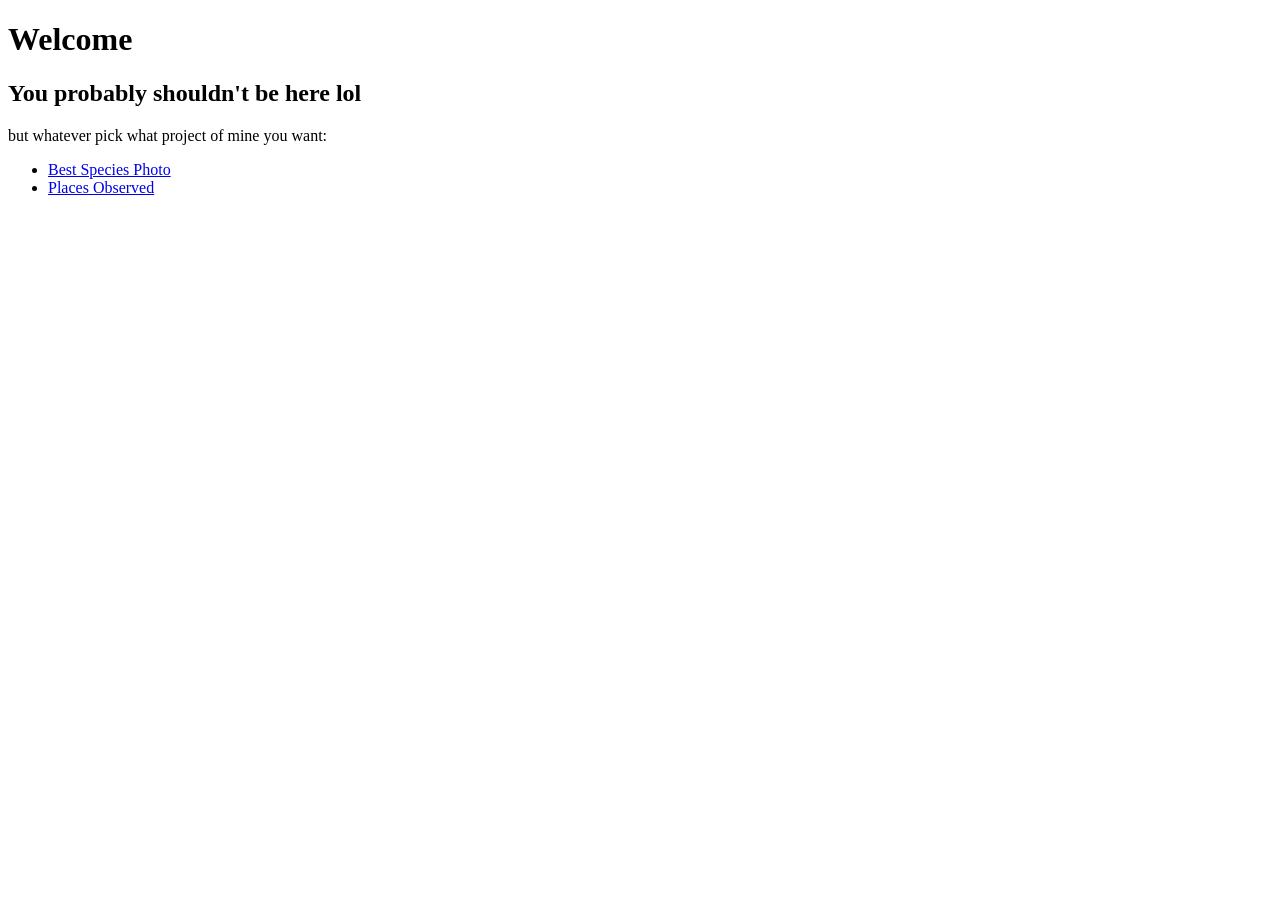
<file: index.html>
<!DOCTYPE html>
<html>
<head>
  <title>My Projects</title>
</head>
<body>
  <h1>Welcome</h1>
  <h2>You probably shouldn't be here lol</h2>
  <p>but whatever pick what project of mine you want:</p>

  <ul>
    <li><a href="./BestPhoto/">Best Species Photo</a></li>
    <li><a href="./ObservedMap/">Places Observed</a></li>
  </ul>
</body>
</html>
</file>
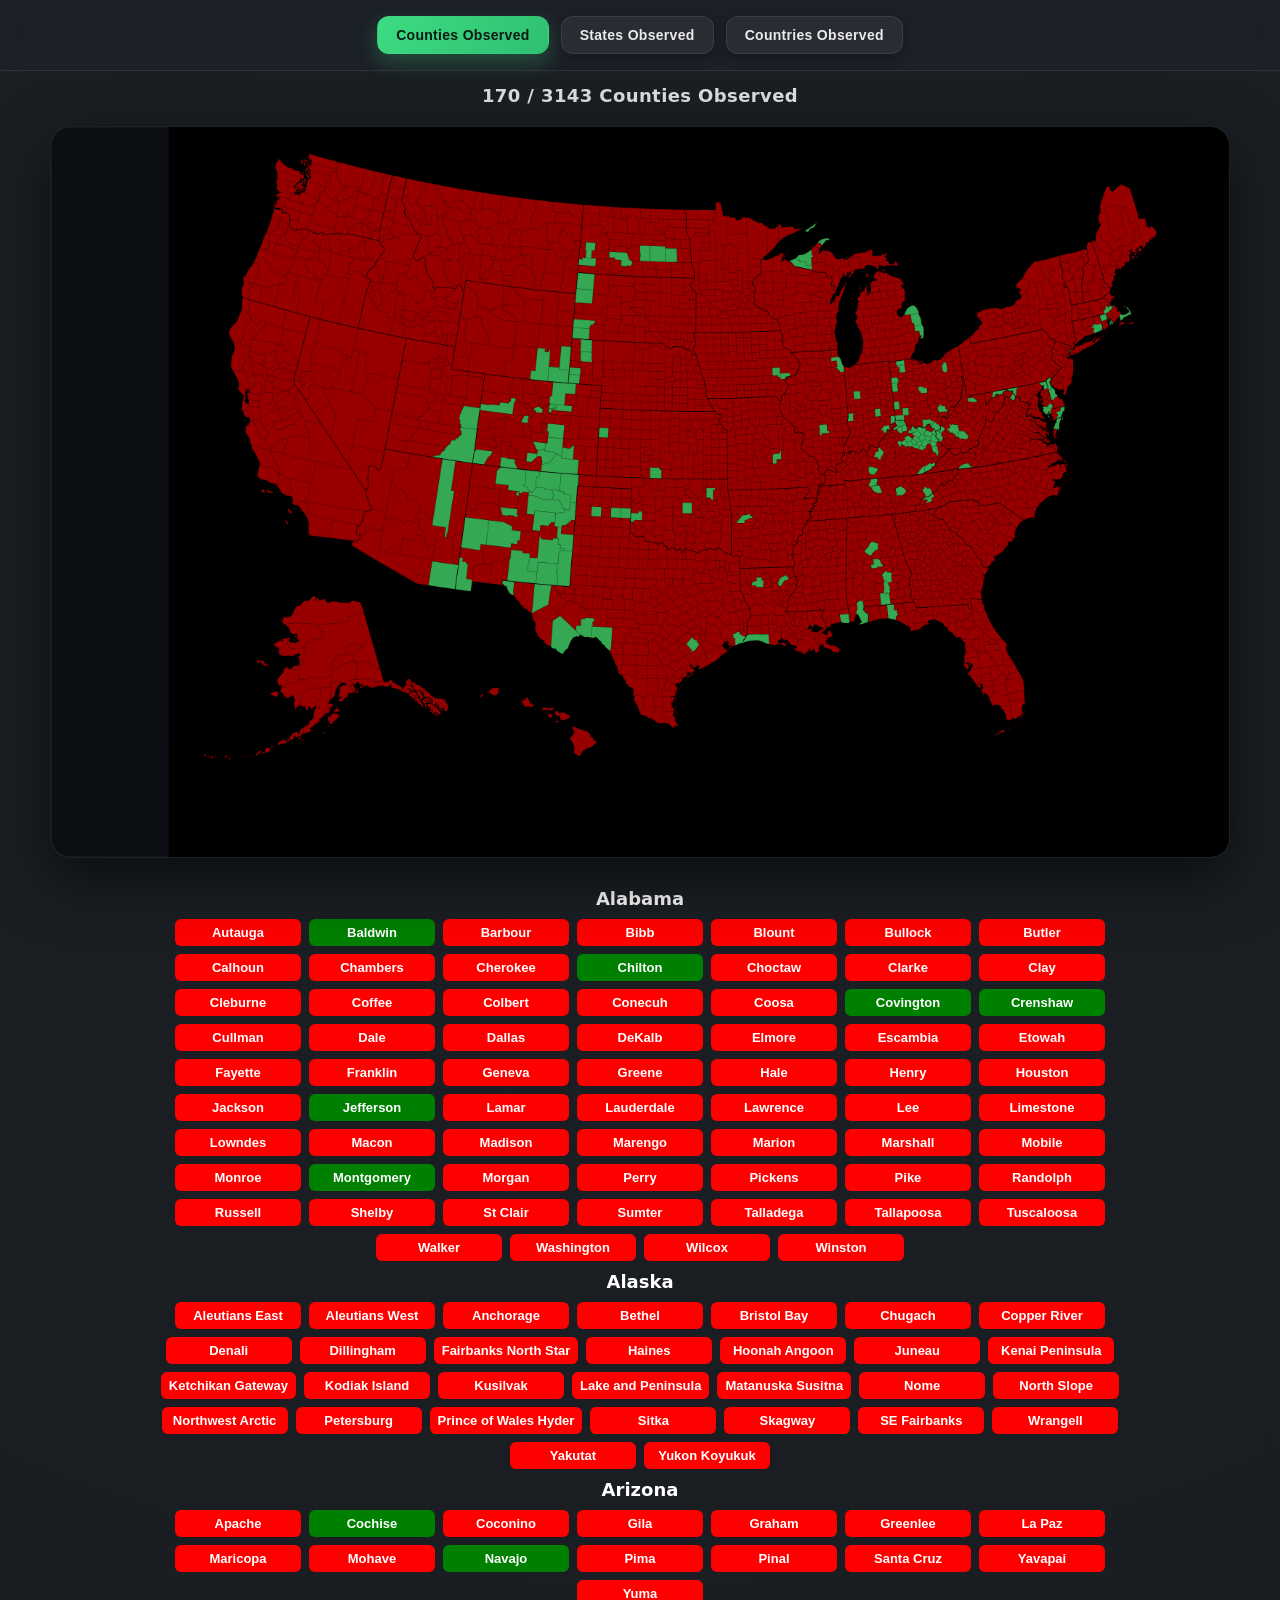
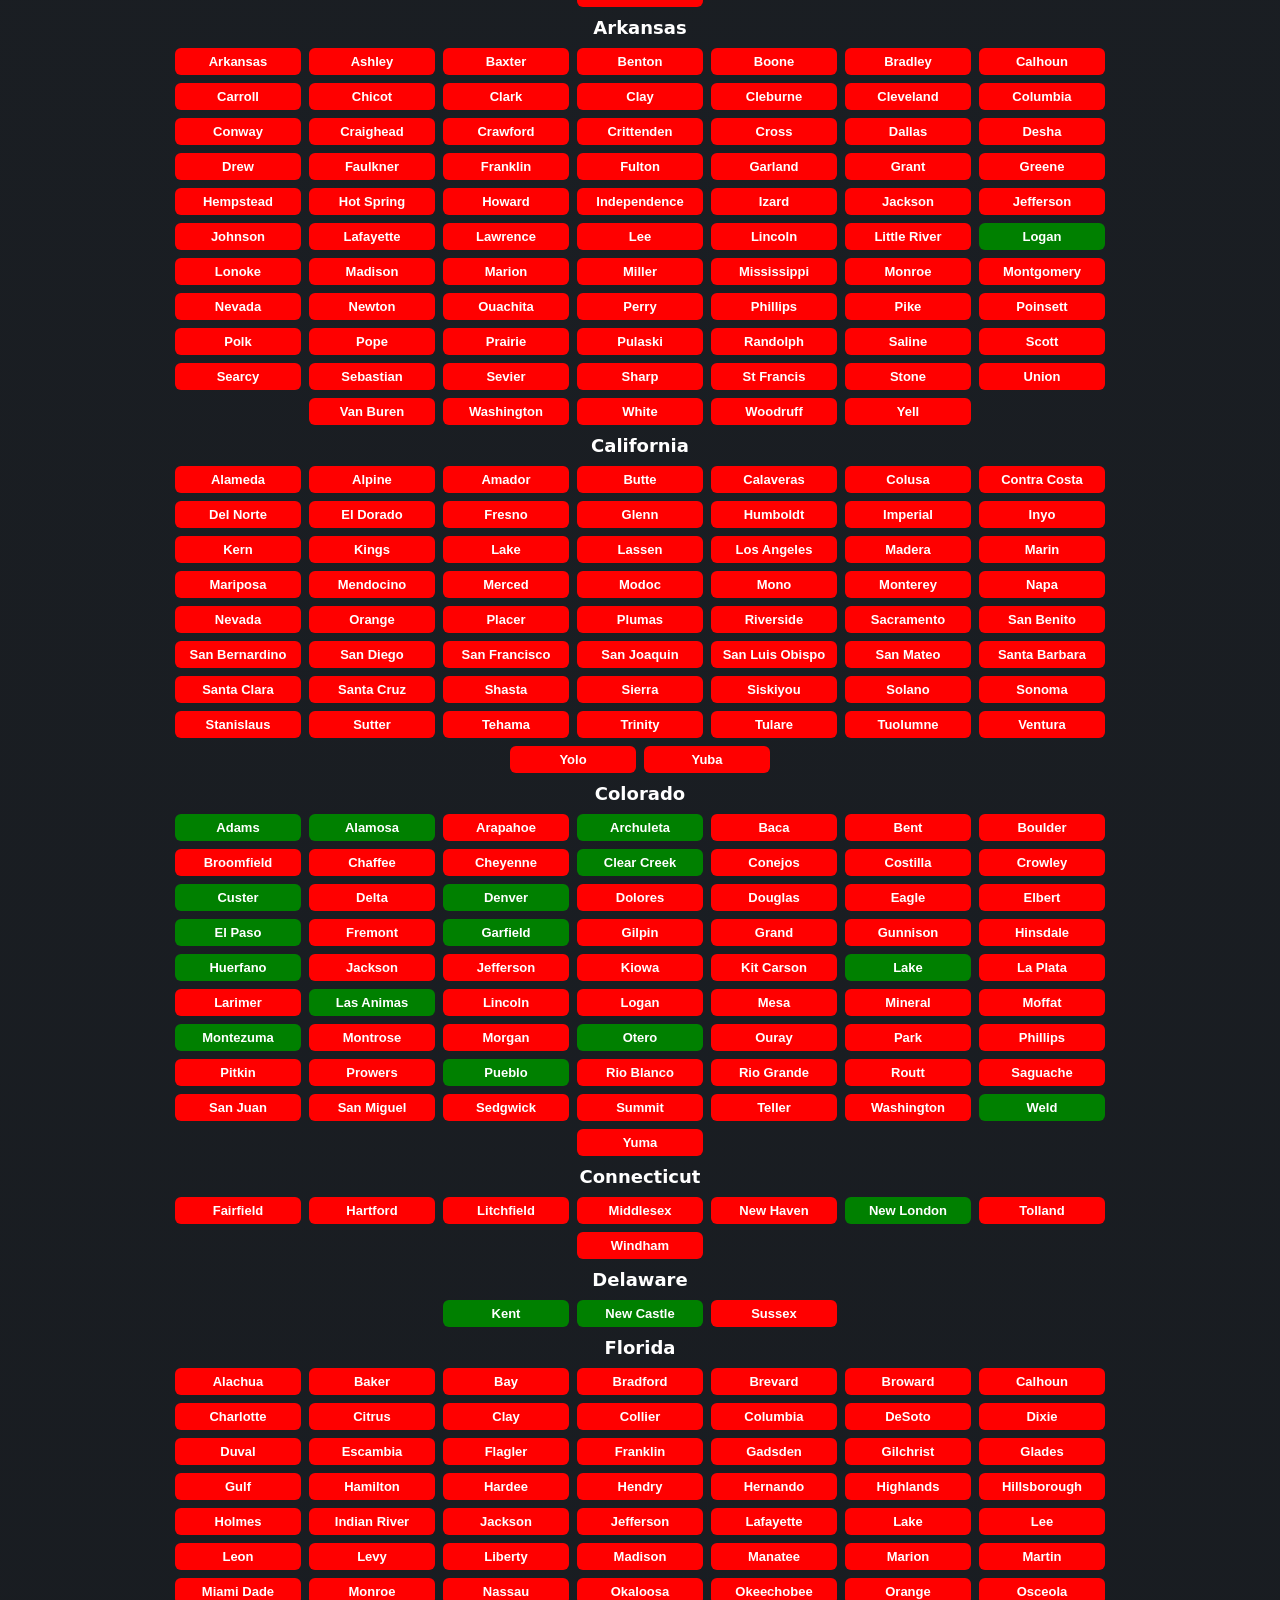
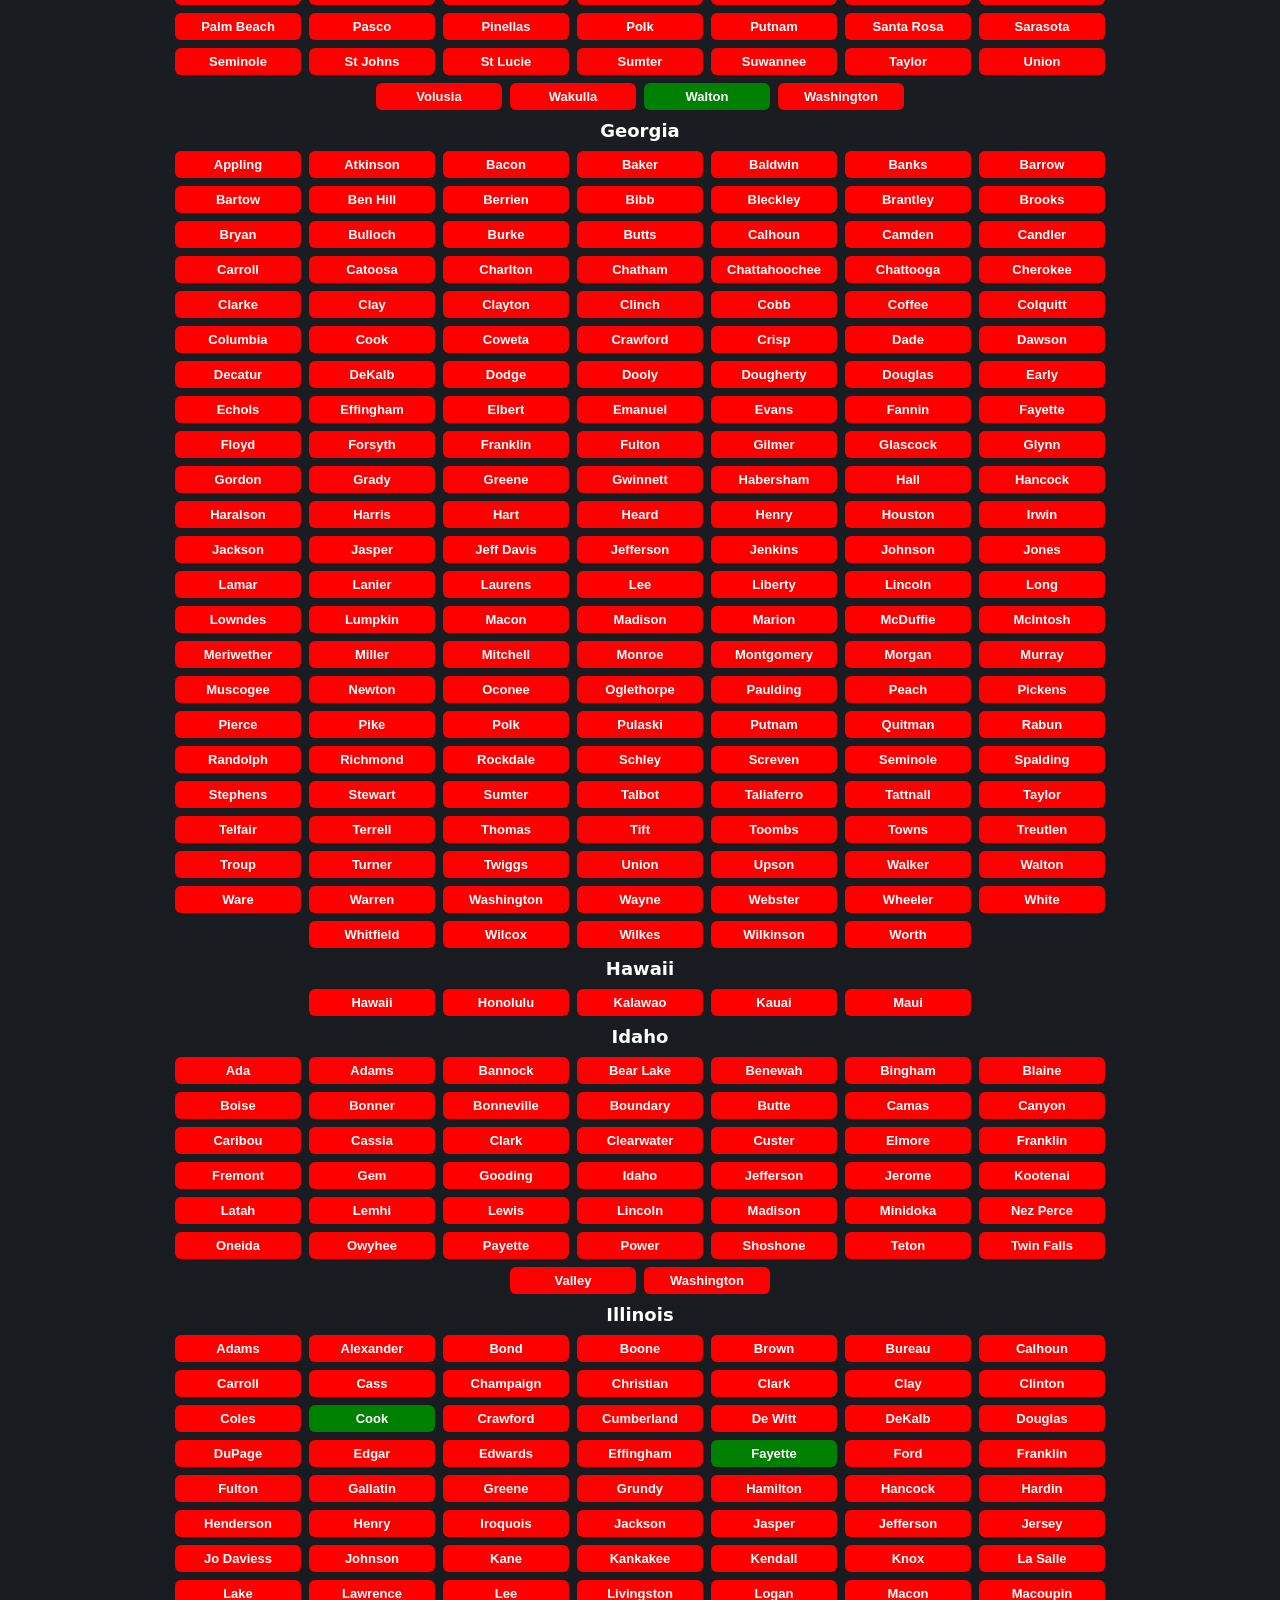
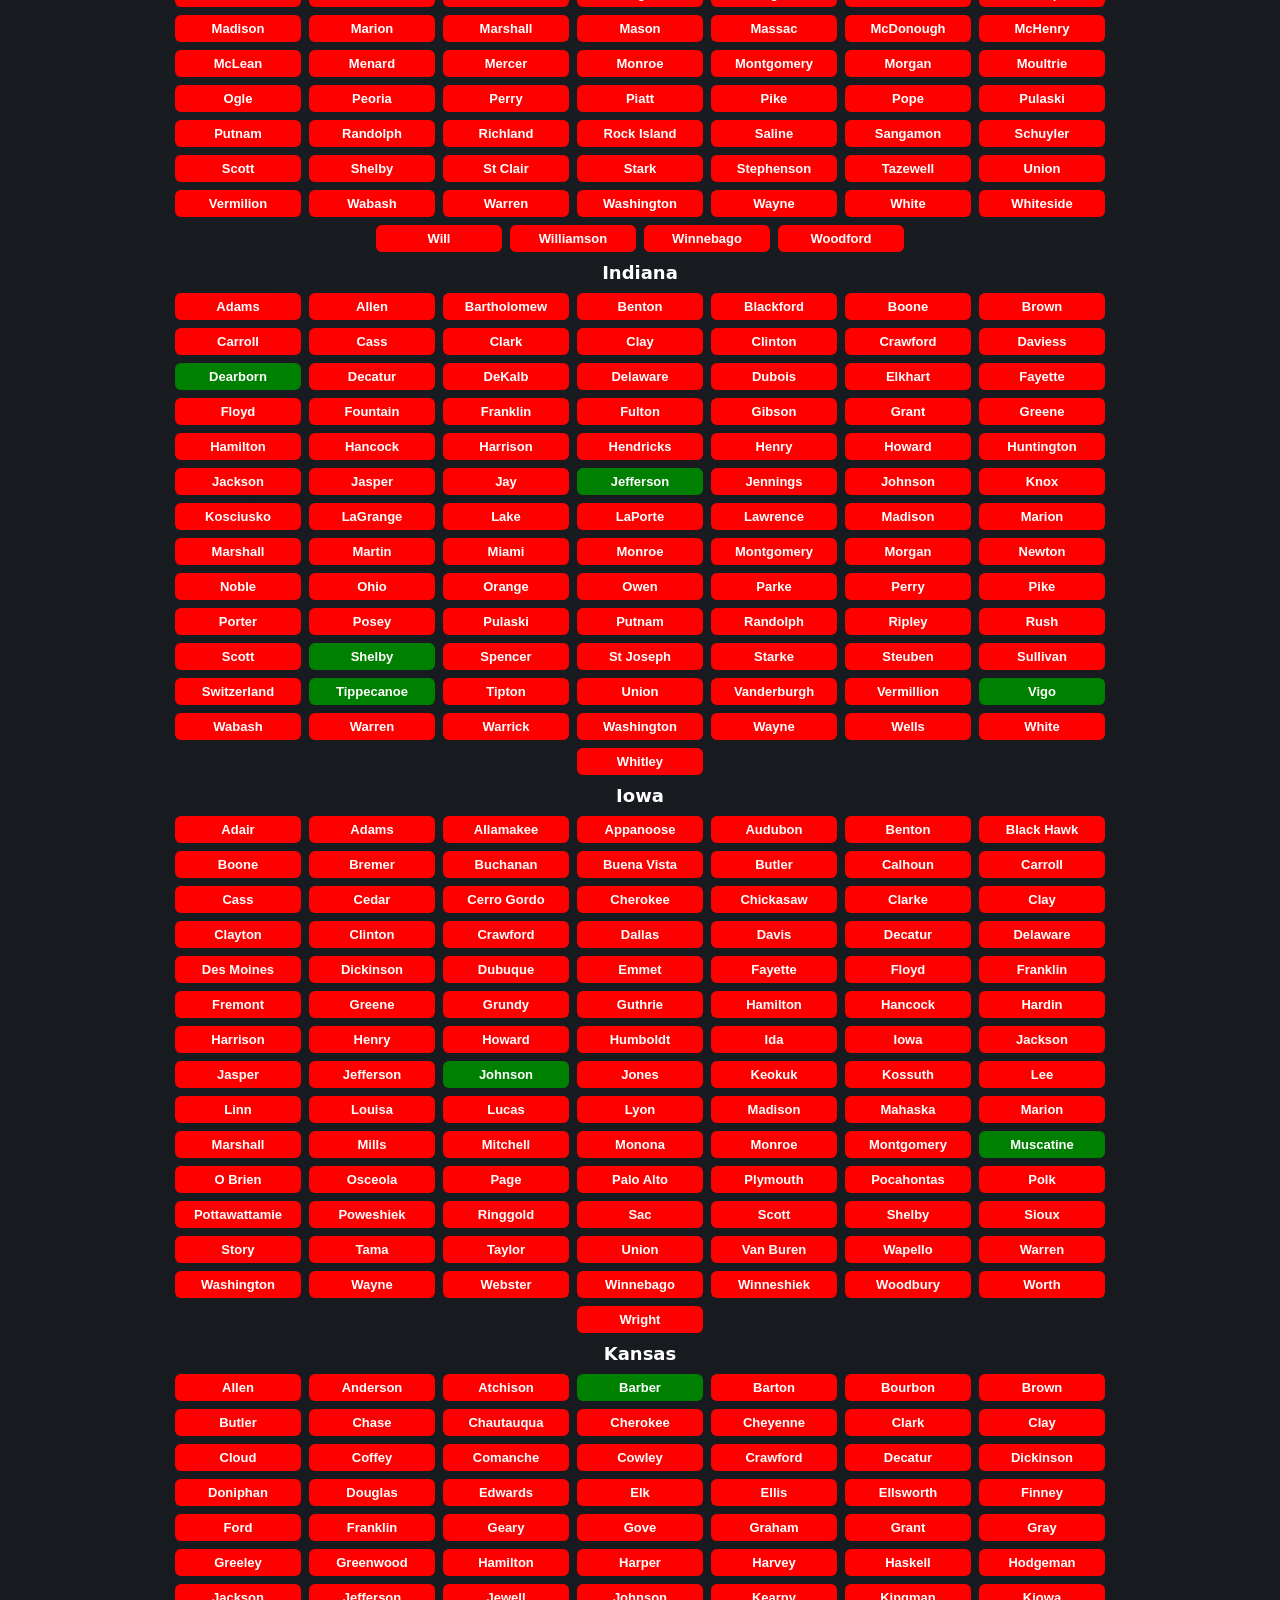
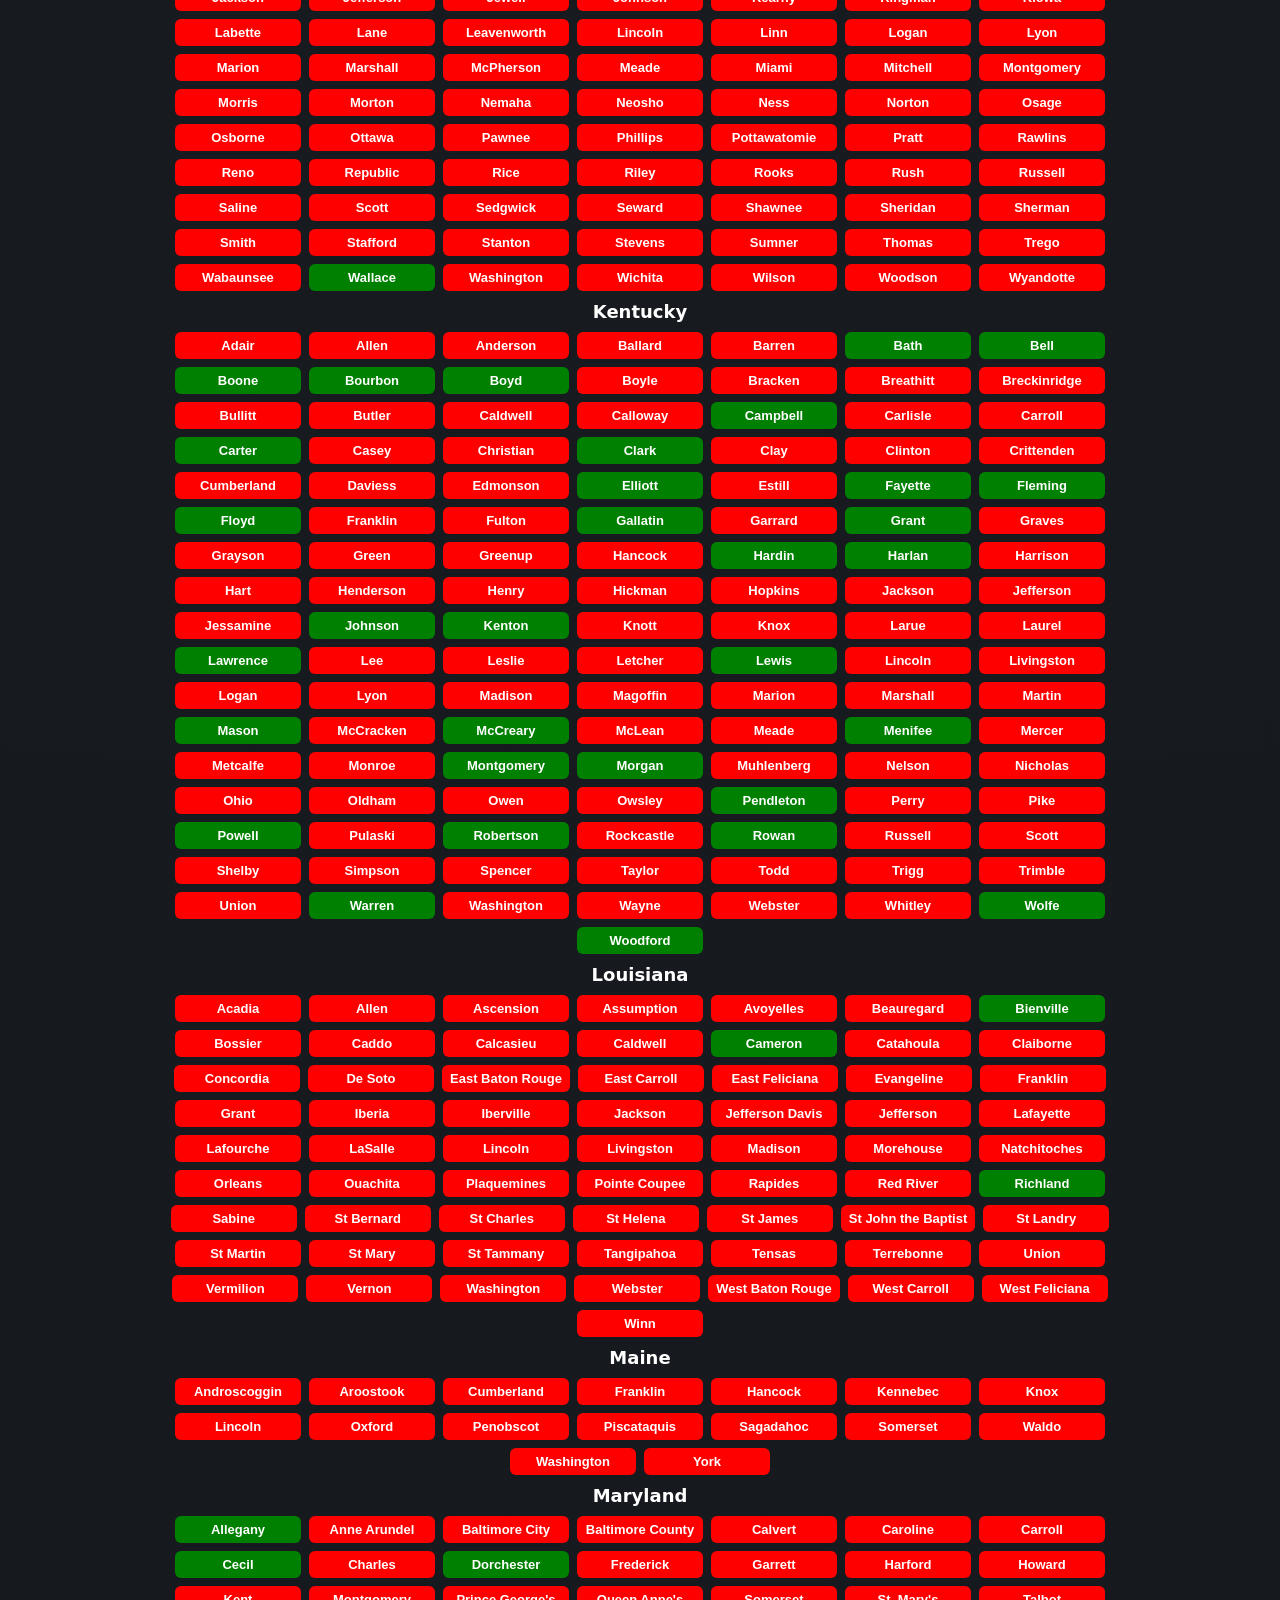
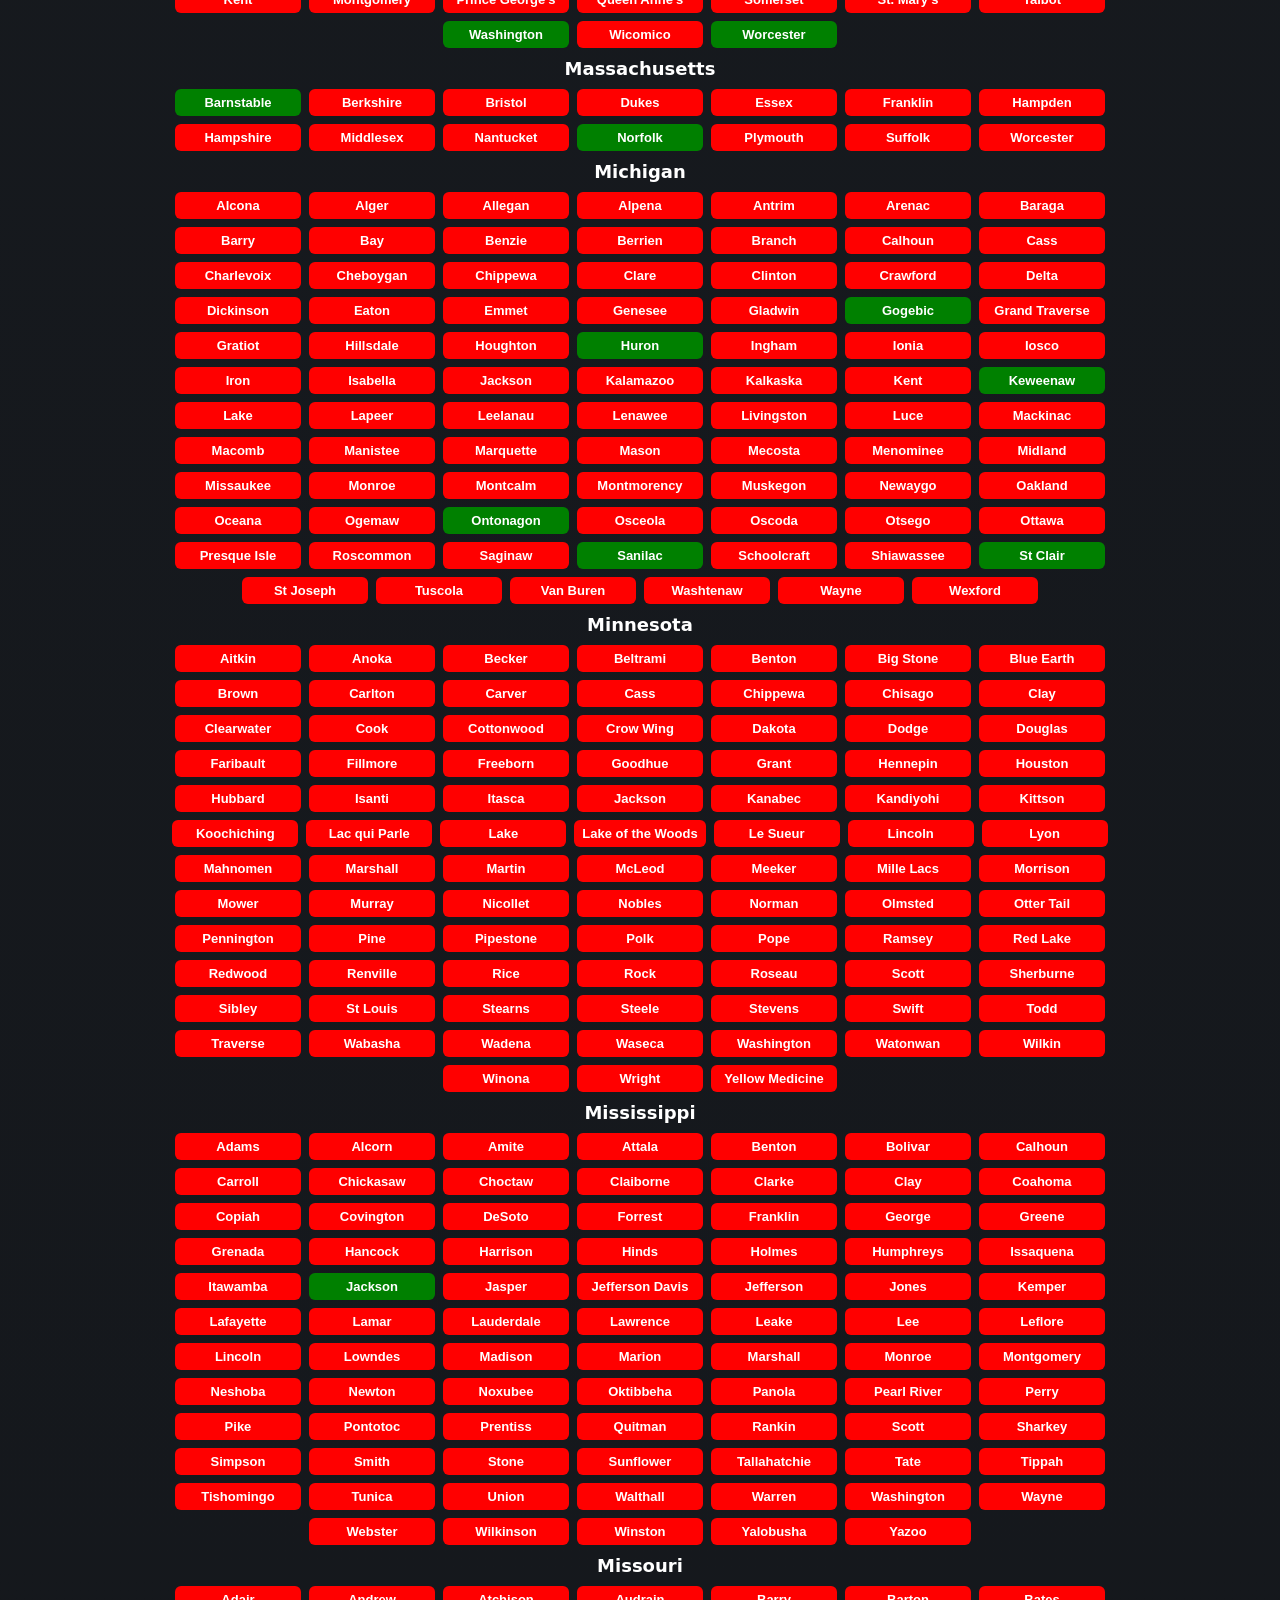
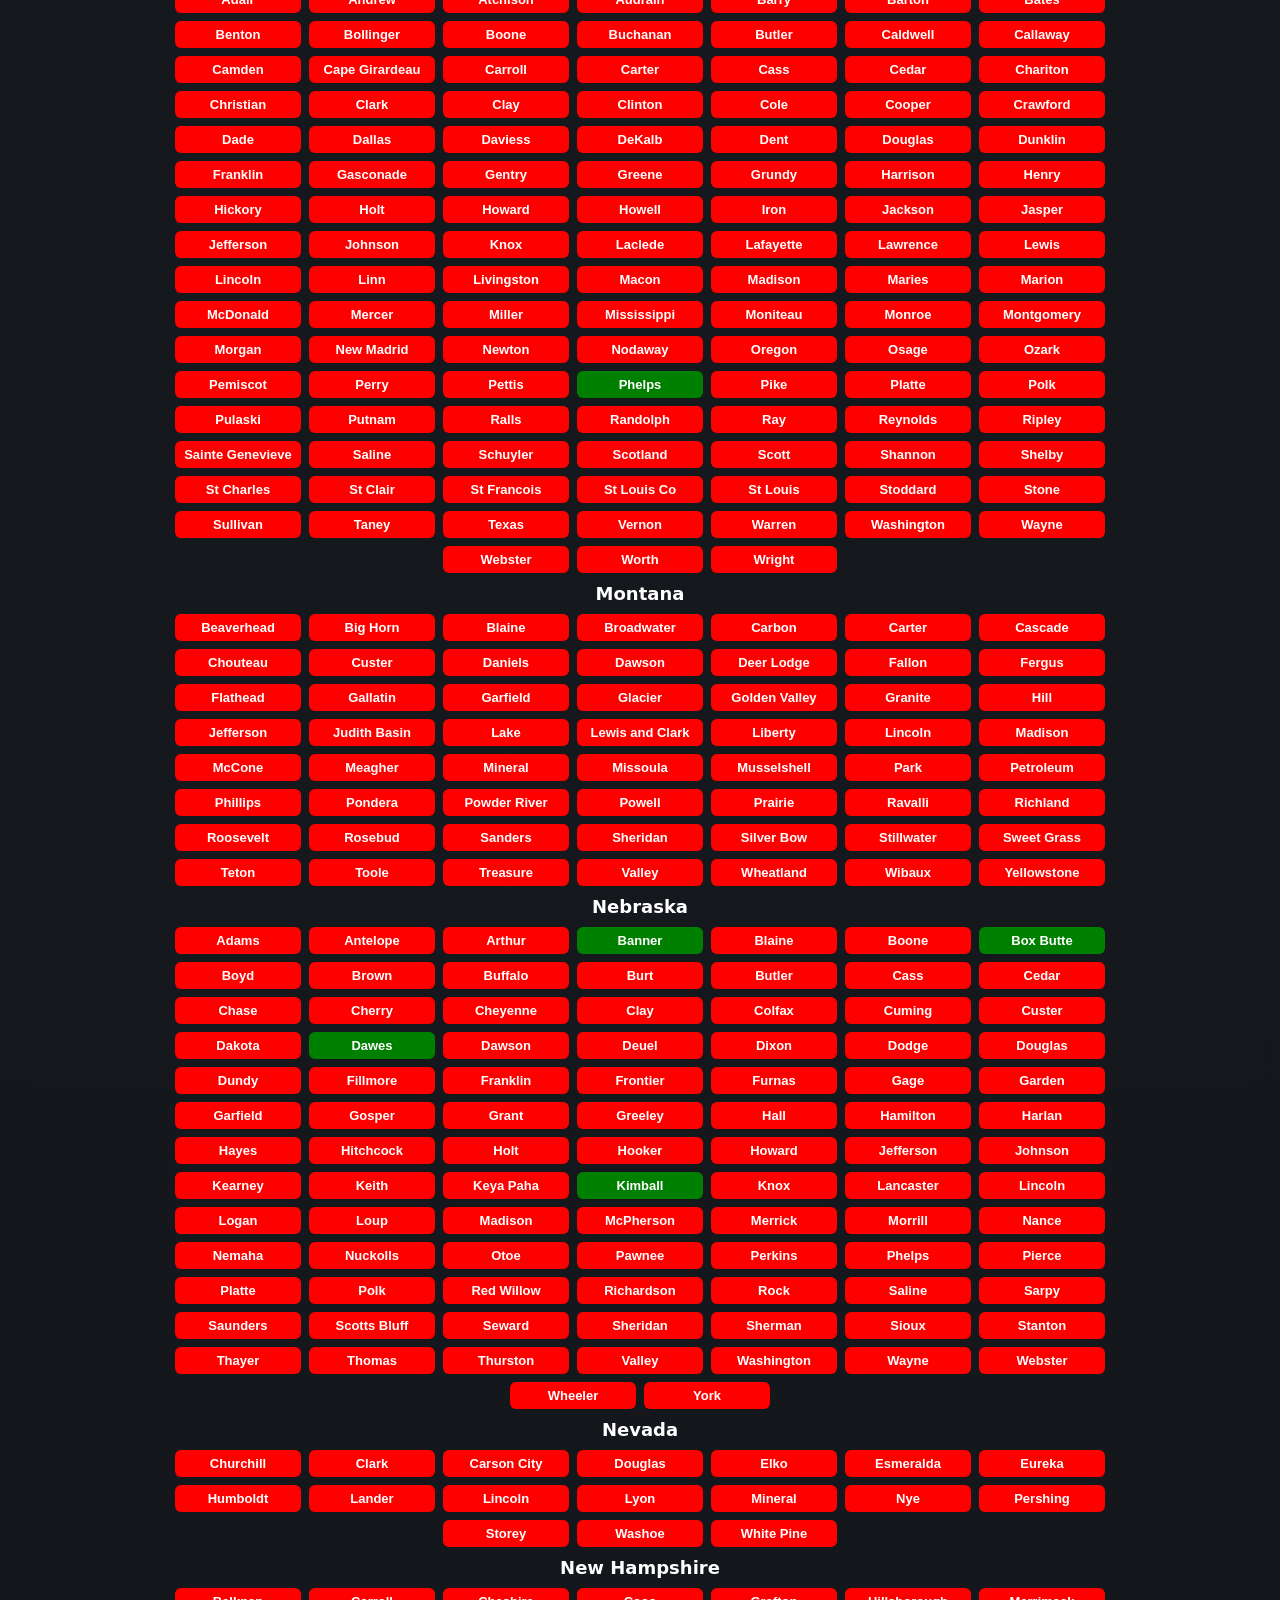
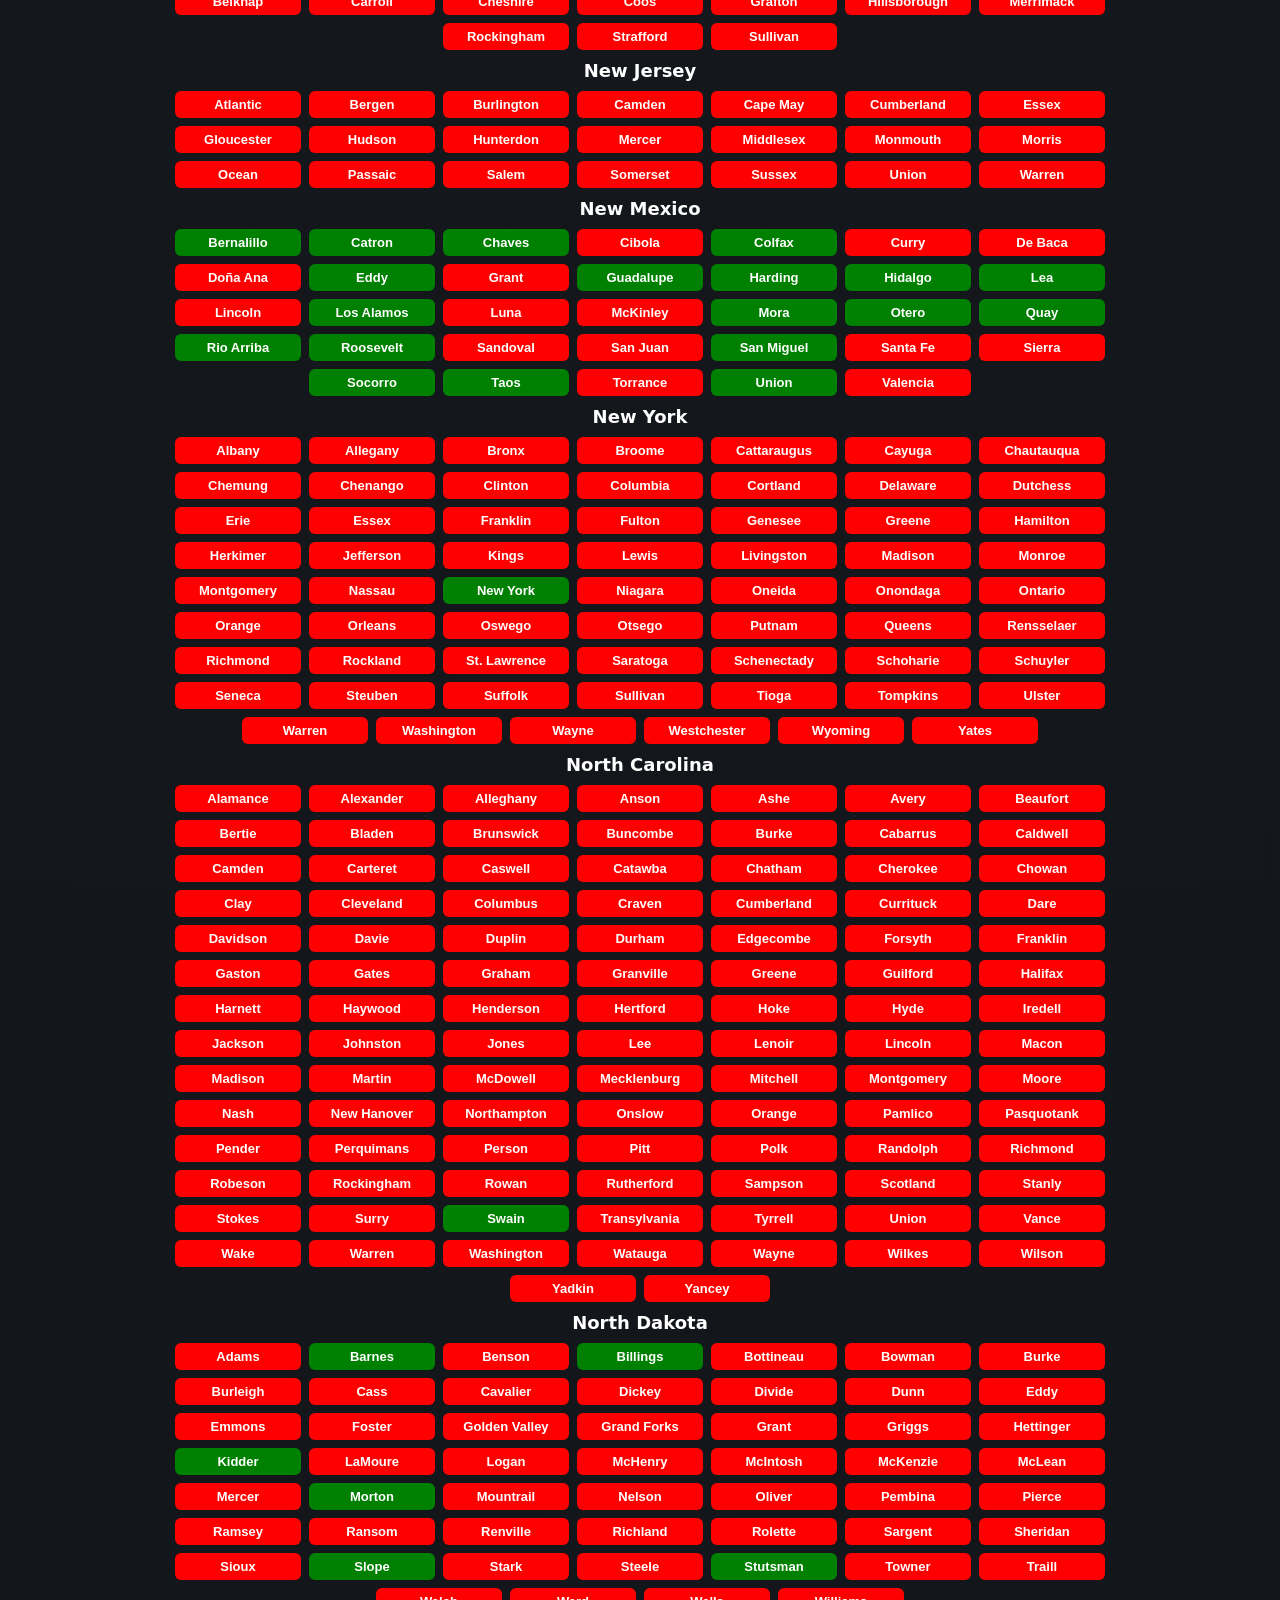
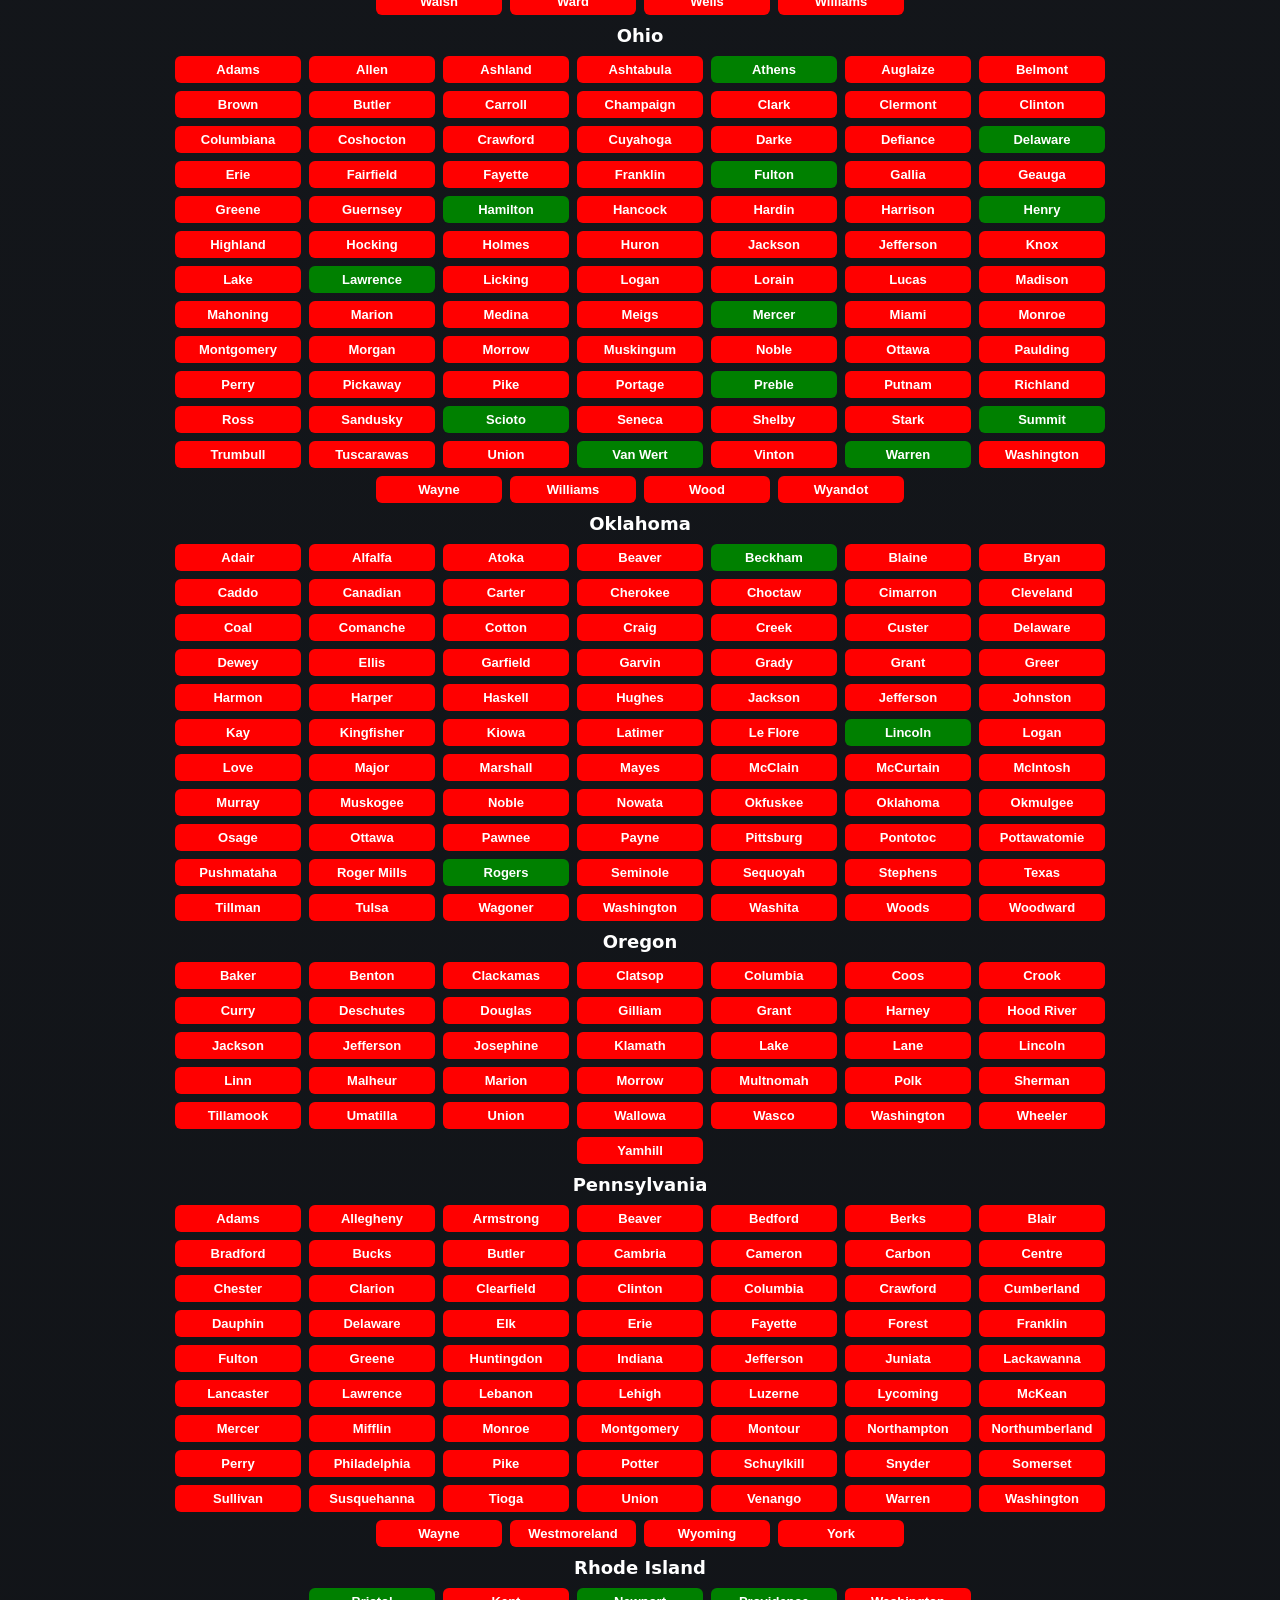
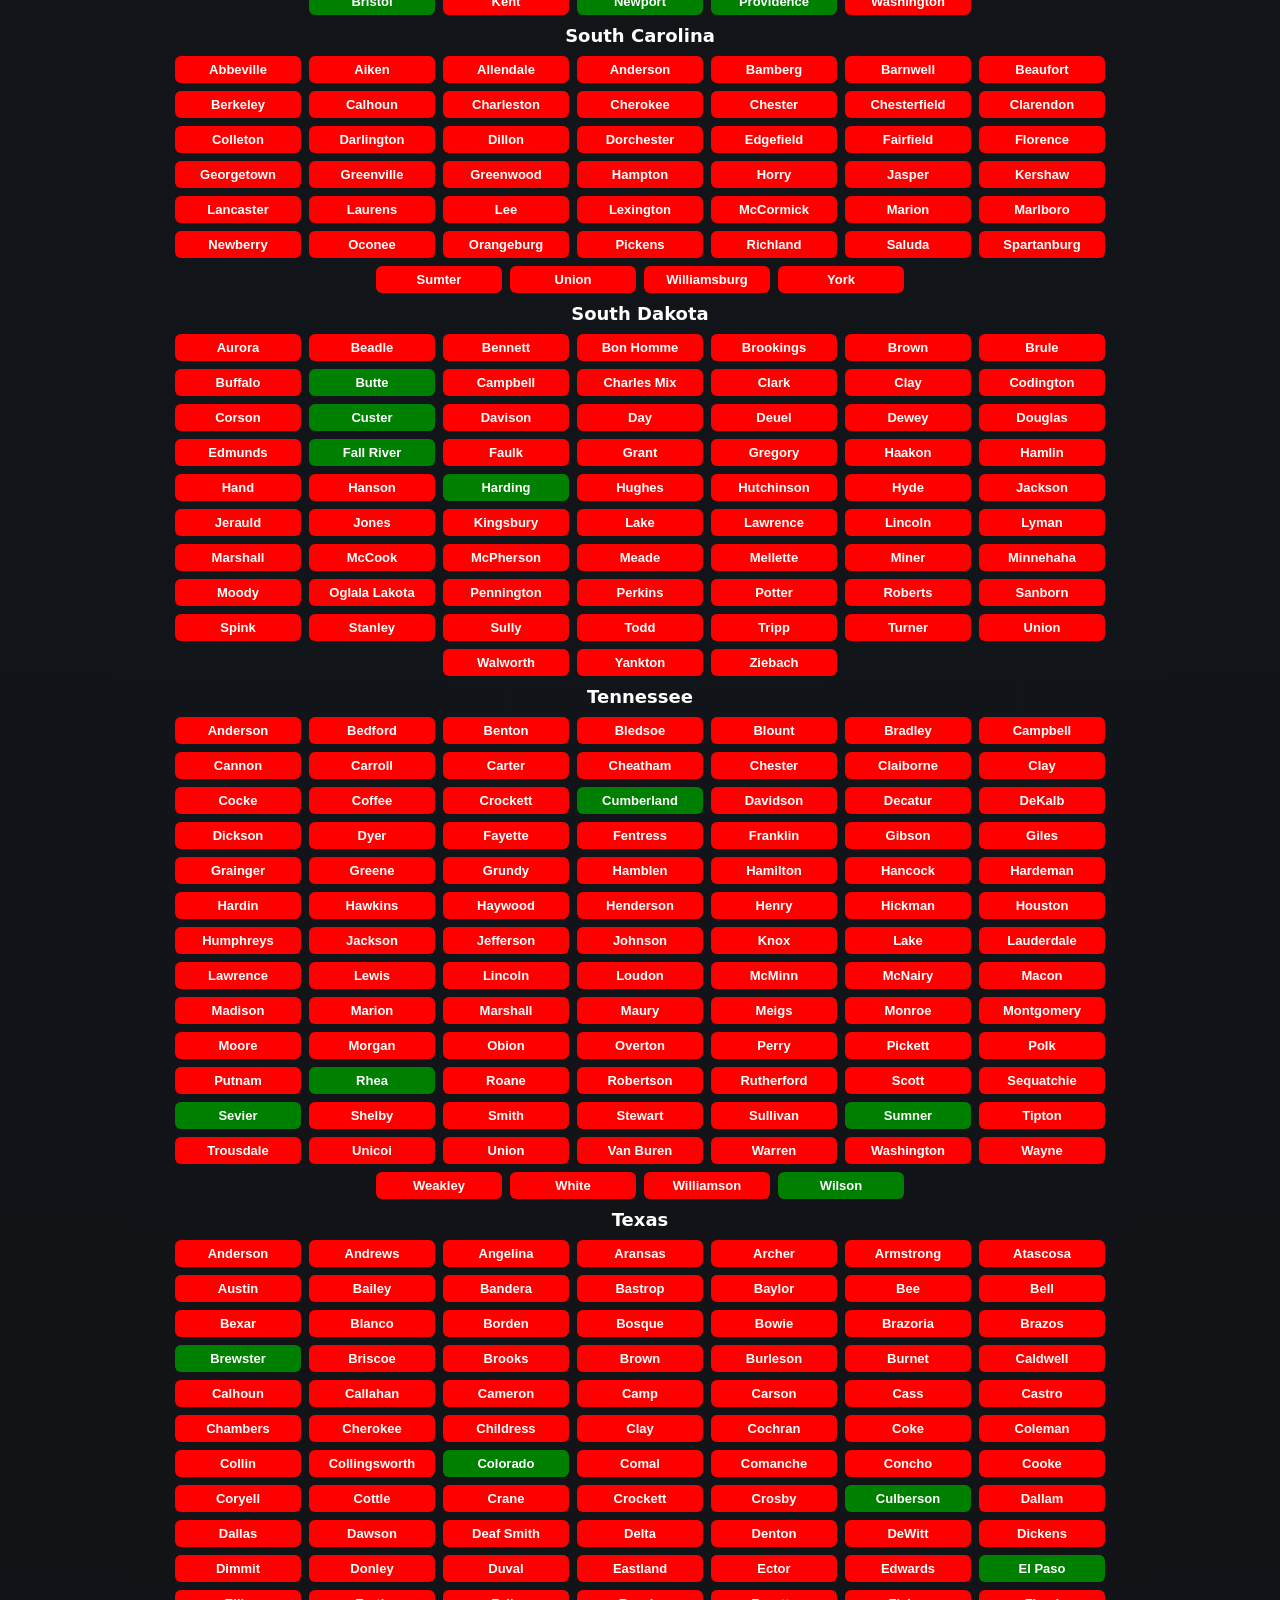
<file: ObservedMap/index.html>
<!DOCTYPE html>
<html lang="en">
<head>
  <meta charset="UTF-8">
  <meta name="viewport" content="width=device-width, initial-scale=1.0">
  <title>Observation Maps</title>

  <link rel="stylesheet" href="styles.css">
</head>

<body>

  <!-- TOP BAR -->
  <div class="top-bar">

    <button class="map-button active" data-map="counties">
      Counties Observed
    </button>

    <button class="map-button" data-map="states">
      States Observed
    </button>

    <button class="map-button" data-map="countries">
      Countries Observed
    </button>

  </div>

  <!-- LABEL -->
  <div class="map-label">
    temp text ignore lolsies
  </div>

  <!-- MAP -->
  <div class="map-box">

    <img class="map-image active shift-right" id="counties" src="maps/counties.png">
    <img class="map-image shift-right" id="states" src="maps/states.png">
    <img class="map-image" id="countries" src="maps/countries.png">

  </div>

  <!-- LIST OUTPUT -->
  <div id="state-list"></div>

  <!-- SCRIPTS (ORDER CRITICAL) -->
  <script src="regionsstate.js"></script>
  <script src="regionscountry.js"></script>

  <!-- COUNTY FILES -->
  <script src="regionscounty.js"></script>


  <script src="script.js"></script>

</body>
</html>
</file>
<file: ObservedMap/styles.css>
body {
  margin: 0;
  font-family: "Inter", system-ui, -apple-system, Segoe UI, Roboto, Arial, sans-serif;
  background: radial-gradient(circle at top, #1b1f24, #0f1115);
  color: #ffffff;
}

/* TOP BAR */
.top-bar {
  display: flex;
  justify-content: center;
  gap: 12px;

  padding: 16px 20px;
  background: rgba(30, 34, 40, 0.75);
  backdrop-filter: blur(10px);

  border-bottom: 1px solid rgba(255, 255, 255, 0.08);

  position: sticky;
  top: 0;
  z-index: 10;
}

/* BUTTONS */
.map-button {
  padding: 10px 18px;

  border: 1px solid rgba(255, 255, 255, 0.08);
  border-radius: 12px;

  background: rgba(255, 255, 255, 0.06);
  color: #eaeaea;

  font-size: 14px;
  font-weight: 600;
  letter-spacing: 0.3px;

  cursor: pointer;

  transition: all 0.2s ease;
  box-shadow: 0 4px 12px rgba(0, 0, 0, 0.25);
}

.map-button:hover {
  transform: translateY(-2px);
  background: rgba(255, 255, 255, 0.1);
  border-color: rgba(255, 255, 255, 0.18);
}

.map-button:active {
  transform: translateY(0px) scale(0.98);
}

.map-button.active {
  background: linear-gradient(135deg, #3ddc84, #2fbf71);
  color: #0b1b12;
  border-color: transparent;
  box-shadow: 0 8px 20px rgba(61, 220, 132, 0.25);
}

/* TEMP LABEL */
.map-label {
  text-align: center;
  margin-top: 14px;

  font-size: 18px;
  font-weight: 600;
  letter-spacing: 0.4px;

  color: rgba(255, 255, 255, 0.85);
}

/* MAP BOX */
.map-box {
  width: min(92vw, 1400px);
  height: calc(100vh - 170px);

  margin: 20px auto;

  background: rgba(10, 12, 16, 0.85);

  border: 1px solid rgba(255, 255, 255, 0.08);
  border-radius: 20px;

  position: relative;
  overflow: hidden;

  box-shadow:
    0 20px 60px rgba(0, 0, 0, 0.6),
    inset 0 0 0 1px rgba(255, 255, 255, 0.04);
}

/* MAP IMAGES */
.map-image {
  position: absolute;

  width: 100%;
  height: 100%;

  object-fit: contain;

  opacity: 0;

  transition: opacity 0.3s ease, transform 0.3s ease;

  left: 0;
  top: 0;
}

.map-image.active {
  opacity: 1;
  transform: scale(1.01);
}

/* SHIFT ONLY COUNTIES + STATES */
.shift-right {
  left: 5%;
}
</file>
